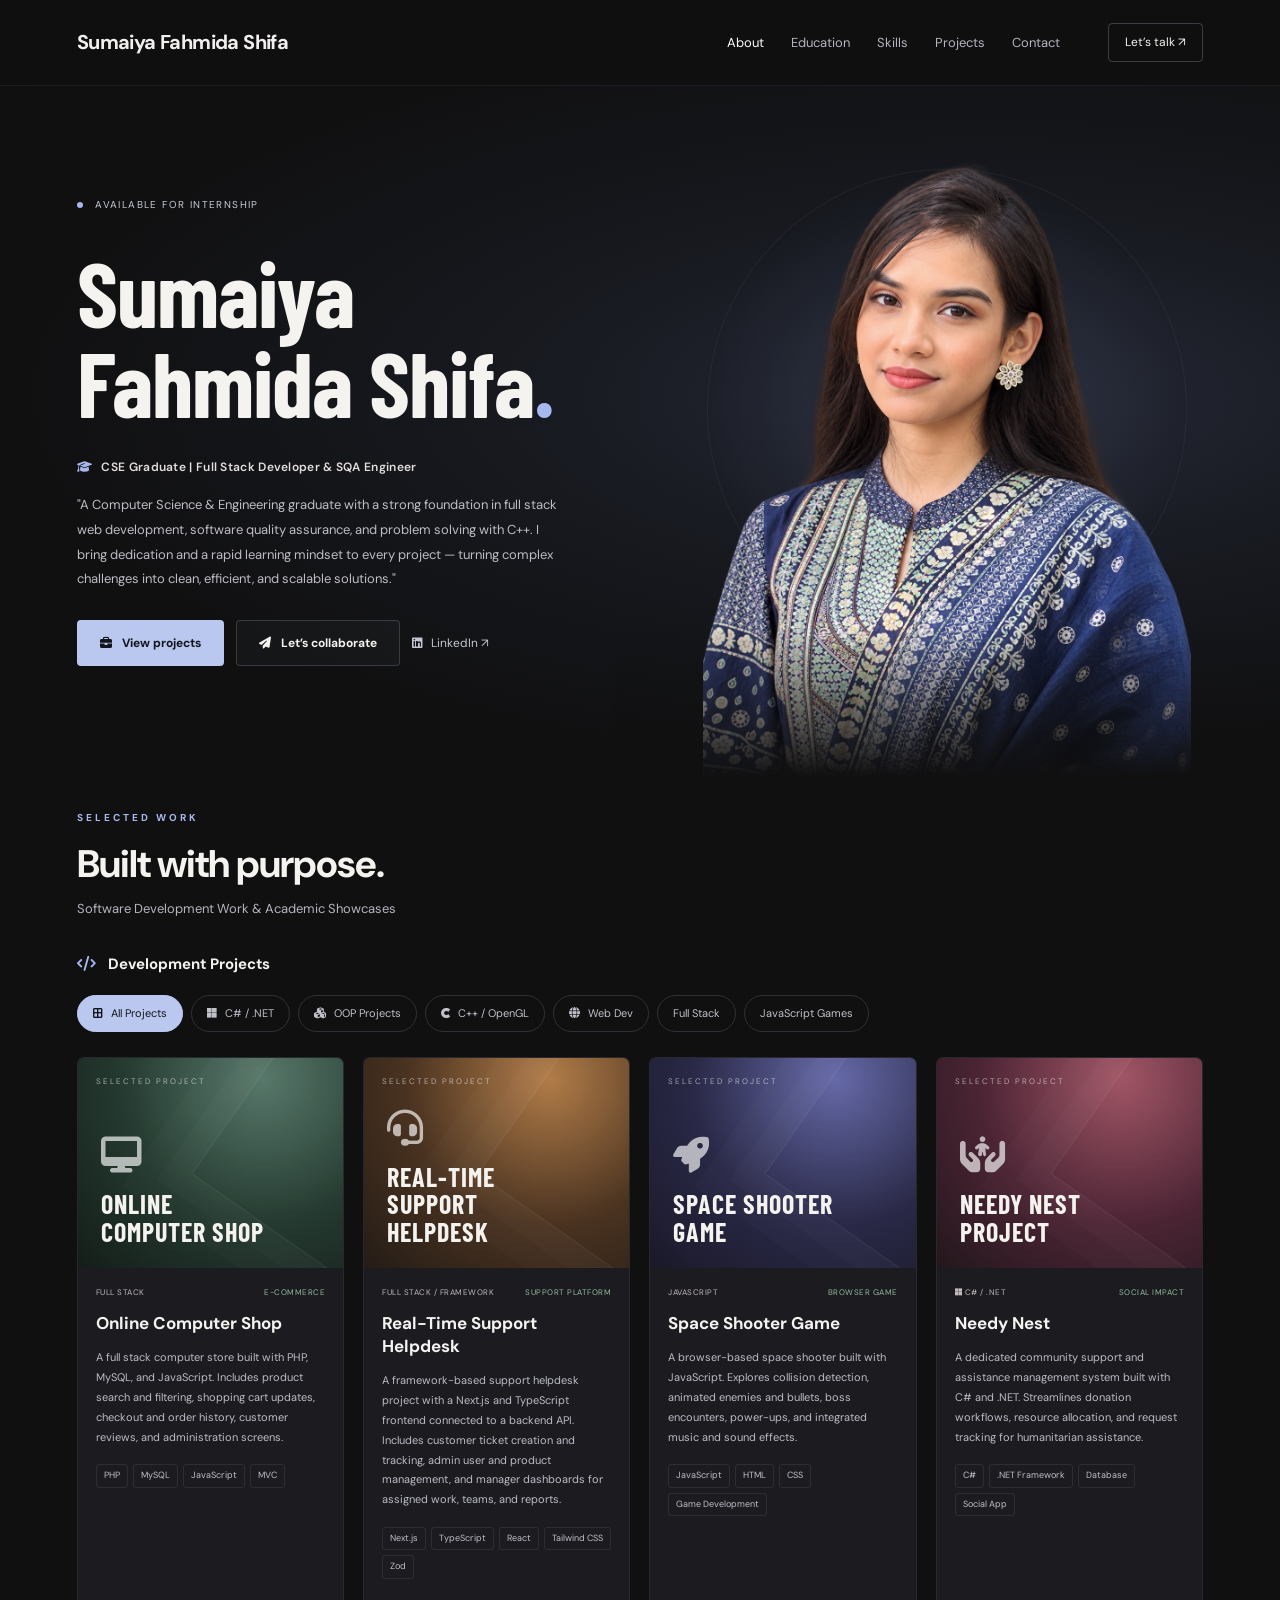
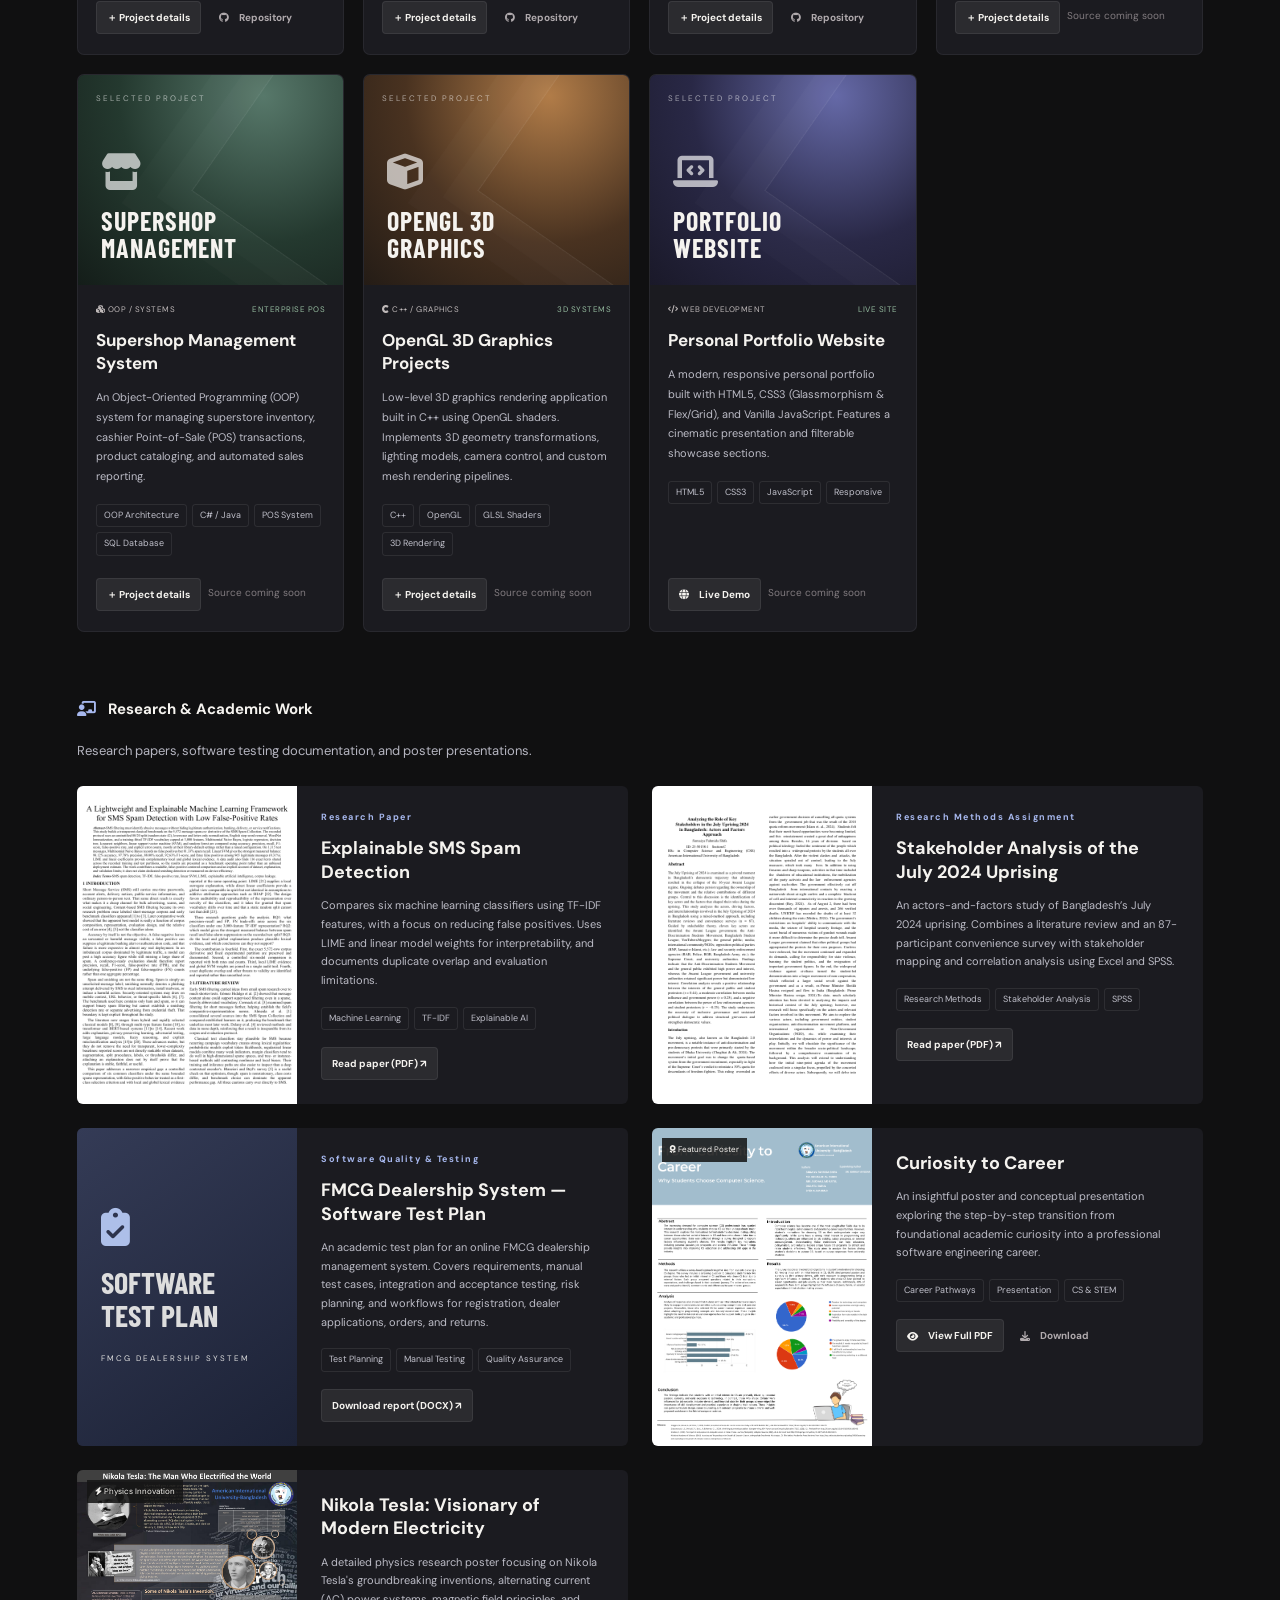
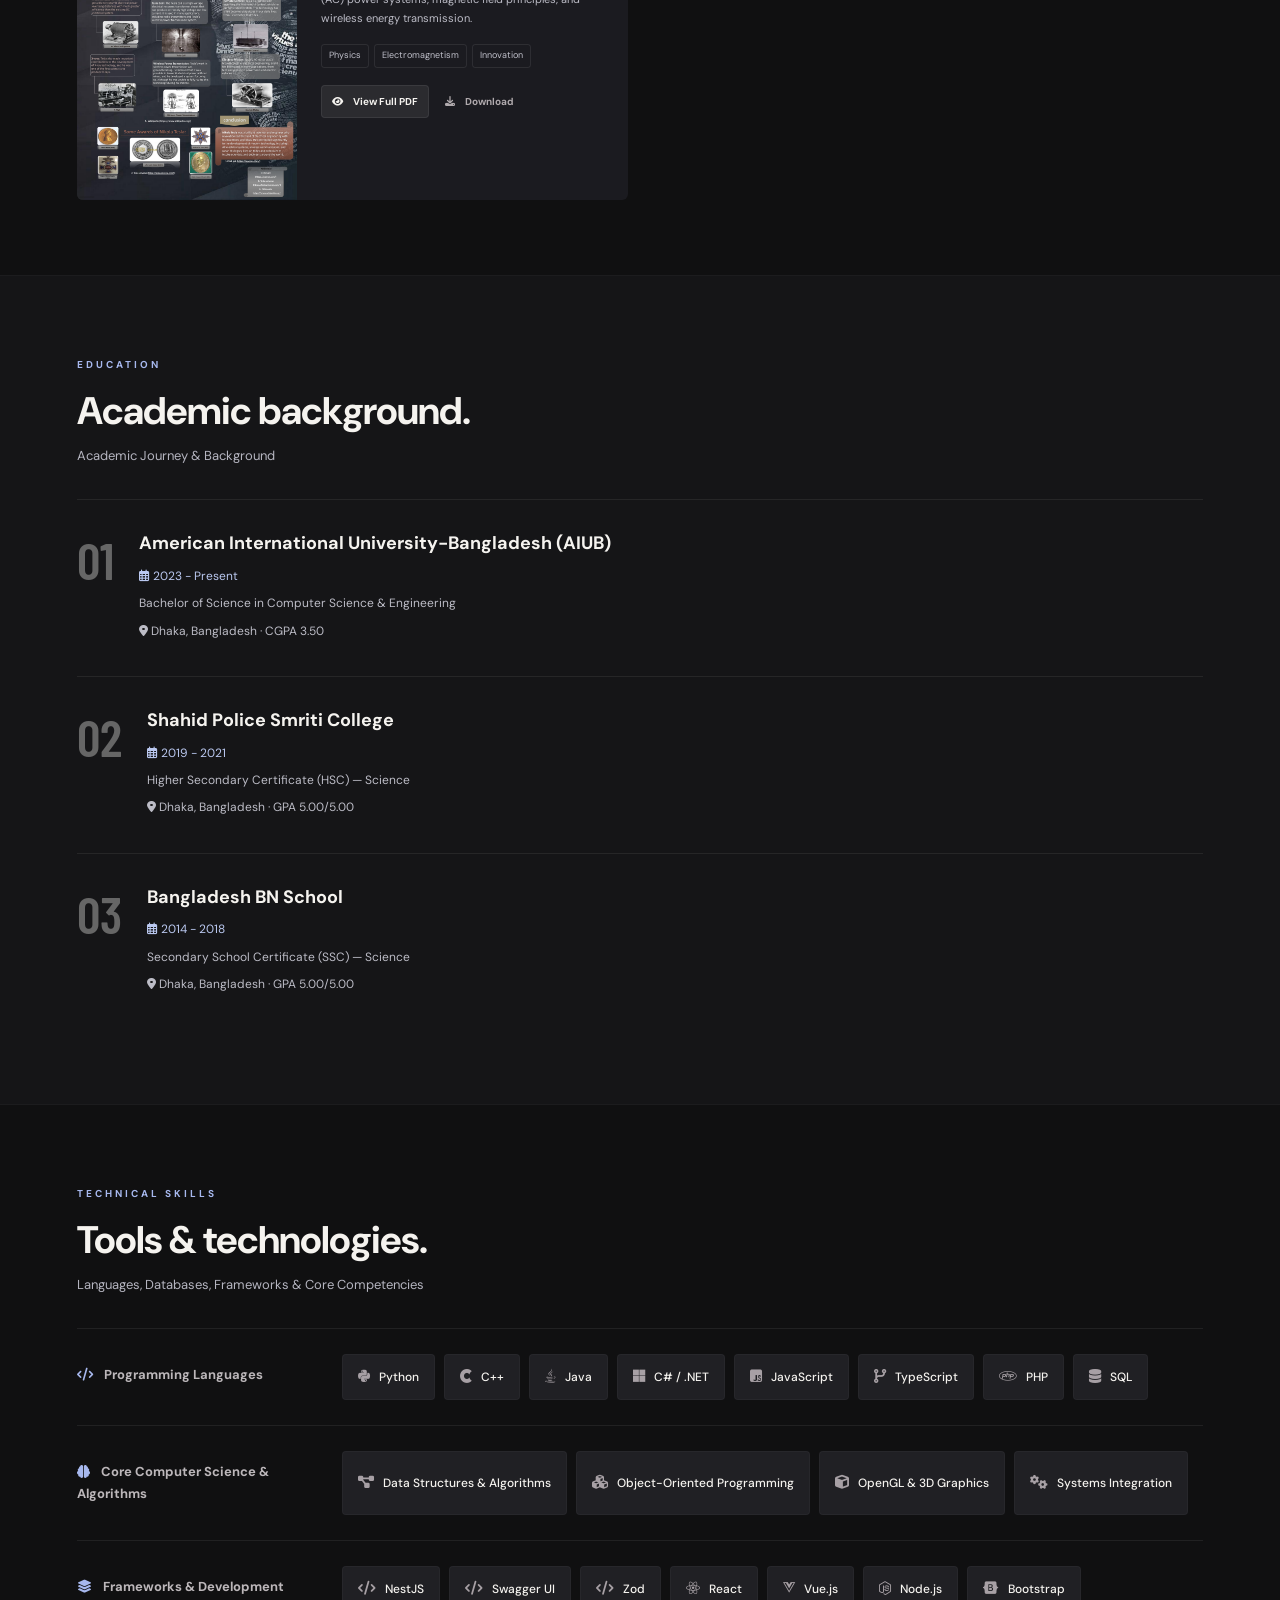
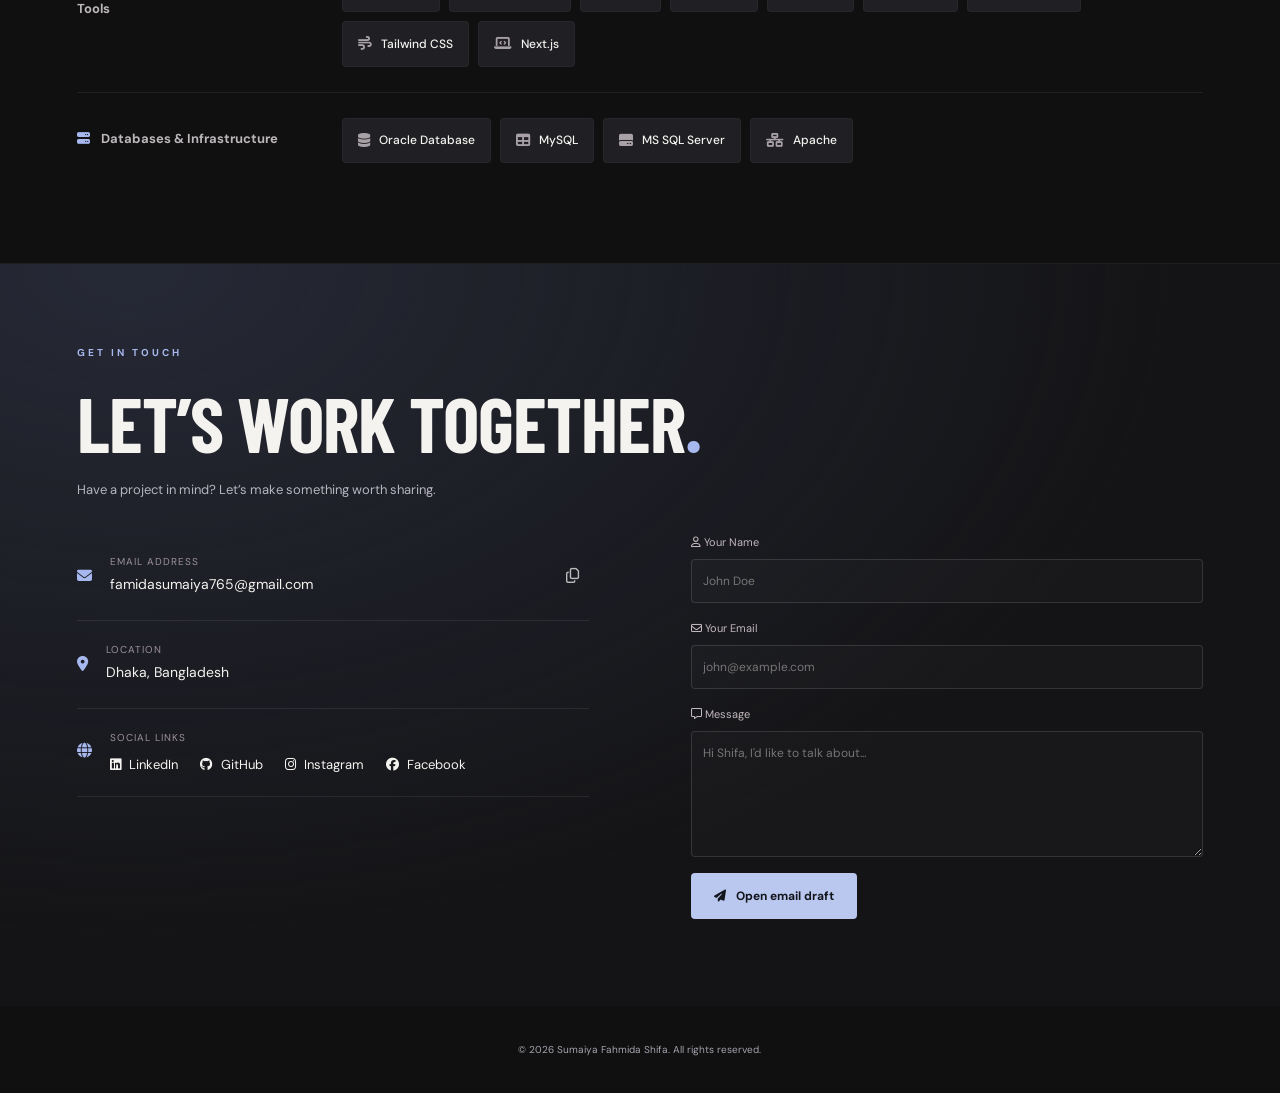
<file: index.html>
<!DOCTYPE html>
<html lang="en">
<head>
  <meta charset="UTF-8">
  <meta name="viewport" content="width=device-width, initial-scale=1.0">
  <title>Sumaiya Fahmida Shifa | Portfolio</title>
  <meta name="description" content="Portfolio of Sumaiya Fahmida Shifa, Computer Science & Engineering student at AIUB. Showcasing projects, posters, skills, education and contact details.">
  <meta name="author" content="Sumaiya Fahmida Shifa">
  <meta name="theme-color" content="#101011">
  <link rel="icon" type="image/svg+xml" href="favicon.svg">
  
  <!-- Font Awesome Icons -->
  <link rel="stylesheet" href="https://cdnjs.cloudflare.com/ajax/libs/font-awesome/6.4.0/css/all.min.css">
  
  <!-- Google Fonts: Poppins -->
  <link rel="preconnect" href="https://fonts.googleapis.com">
  <link rel="preconnect" href="https://fonts.gstatic.com" crossorigin>
  <link href="https://fonts.googleapis.com/css2?family=Poppins:ital,wght@0,300;0,400;0,500;0,600;0,700;1,400&display=swap" rel="stylesheet">
  
  <!-- Main CSS -->
  <link rel="stylesheet" href="style.css">
  

</head>
<body>
  <a class="skip-link" href="#projects">Skip to projects</a>

  <!-- Header / Navigation Bar -->
  <header class="header" id="header">
    <a href="#about" class="logo">Sumaiya Fahmida Shifa</a>
    
    <nav class="navbar" id="navbar">
      <ul>
        <li><a href="#about" class="nav-link active">About</a></li>
        <li><a href="#education" class="nav-link">Education</a></li>
        <li><a href="#skills" class="nav-link">Skills</a></li>
        <li><a href="#projects" class="nav-link">Projects</a></li>
        <li><a href="#contact" class="nav-link">Contact</a></li>
      </ul>
    </nav>
    
    <div class="header-actions">
<a class="nav-contact" href="#contact">Let’s talk ↗</a>
      <button aria-expanded="false" aria-controls="navbar" id="mobile-toggle" class="mobile-toggle-btn" aria-label="Toggle Menu">
        <i class="fas fa-bars"></i>
      </button>
    </div>
  </header>

  <main>
    <!-- About / Hero Section -->
    <section id="about" class="section about">
      <div class="container about-container">
        <div class="about-hero">
          <div class="profile-image-container">
            <div class="profile-glow"></div>
            <img src="portrait-shifa.png" alt="Sumaiya Fahmida Shifa" class="profile-pic" 
                 onerror="this.style.display='none'; this.nextElementSibling.style.display='flex';">
            <div class="profile-placeholder" style="display: none;">
              <i class="fas fa-user-circle"></i>
            </div>
          </div>
          
          <div class="about-text">
            <div class="pre-heading">
              <span class="status-badge"><span class="badge-dot"></span> Available for Internship</span>
            </div>
            <h1 class="professional-name"><span>Sumaiya</span><span>Fahmida Shifa<span class="red-dot">.</span></span></h1>
            <p class="role-title"><i class="fas fa-graduation-cap"></i> CSE Graduate | Full Stack Developer &amp; SQA Engineer</p>
            
            <div class="bio-quote">
              "A Computer Science &amp; Engineering graduate with a strong foundation in full stack web development, software quality assurance, and problem solving with C++. I bring dedication and a rapid learning mindset to every project — turning complex challenges into clean, efficient, and scalable solutions."
            </div>
            
            <div class="hero-actions">
              <a href="#projects" class="btn btn-primary"><i class="fas fa-briefcase"></i> View projects</a>
              <a href="#contact" class="btn btn-outline"><i class="fas fa-paper-plane"></i> Let’s collaborate</a>
              <a href="https://www.linkedin.com/in/sumaiya-fahmida-652580292" class="hero-linkedin" target="_blank" rel="noopener noreferrer" aria-label="Connect with Sumaiya on LinkedIn"><i class="fab fa-linkedin"></i> LinkedIn ↗</a>
            </div>
          </div>
        </div>
      </div>
    </section>

    <!-- Projects Section -->
    <section id="projects" class="section projects">
      <div class="container">
        <div class="section-title-wrap">
          <span class="eyebrow">SELECTED WORK</span><h2 class="section-title">Built with purpose.</h2>
          <p class="section-subtitle">Software Development Work &amp; Academic Showcases</p>
        </div>

        <!-- Development Projects Subsection -->
        <div class="activity-subsection dev-projects-section">
          <div class="activity-subtitle-group">
            <h3><i class="fas fa-code"></i> Development Projects</h3>
          </div>

          <!-- Category Filter Buttons -->
          <div class="filter-buttons">
            <button class="filter-btn active" data-filter="all">
              <i class="fas fa-border-all"></i> All Projects
            </button>
            <button class="filter-btn" data-filter="csharp">
              <i class="fab fa-microsoft"></i> C# / .NET
            </button>
            <button class="filter-btn" data-filter="oop">
              <i class="fas fa-cubes"></i> OOP Projects
            </button>
            <button class="filter-btn" data-filter="cpp">
              <i class="fab fa-cuttlefish"></i> C++ / OpenGL
            </button>
            <button class="filter-btn" data-filter="web">
              <i class="fas fa-globe"></i> Web Dev
            </button>
<button class="filter-btn" data-filter="fullstack">Full Stack</button><button class="filter-btn" data-filter="game">JavaScript Games</button>          </div>

          <!-- Project Grid -->
          <div class="project-grid" id="project-grid"><article class="project-card" data-category="fullstack"><div class="project-img-holder"><div class="project-img-placeholder"><i class="fas fa-desktop project-preview-icon"></i><span>Online Computer Shop</span></div></div><div class="project-card-header"><span class="project-category">Full Stack</span><span class="project-status">E-commerce</span></div><div class="project-body"><h3 class="project-title">Online Computer Shop</h3><p class="project-description">A full stack computer store built with PHP, MySQL, and JavaScript. Includes product search and filtering, shopping cart updates, checkout and order history, customer reviews, and administration screens.</p><div class="project-tags"><span class="tag">PHP</span><span class="tag">MySQL</span><span class="tag">JavaScript</span><span class="tag">MVC</span></div></div><div class="project-footer"><a href="#" class="btn btn-card-primary">Project details</a><a href="https://github.com/Jihan2413/Online-Computer-Shop" target="_blank" rel="noopener" class="btn btn-card-ghost repository-link"><i class="fab fa-github"></i> Repository</a></div></article><article class="project-card" data-category="fullstack"><div class="project-img-holder"><div class="project-img-placeholder"><i class="fas fa-headset project-preview-icon"></i><span>Real-Time Support Helpdesk</span></div></div><div class="project-card-header"><span class="project-category">Full Stack / Framework</span><span class="project-status">Support Platform</span></div><div class="project-body"><h3 class="project-title">Real-Time Support Helpdesk</h3><p class="project-description">A framework-based support helpdesk project with a Next.js and TypeScript frontend connected to a backend API. Includes customer ticket creation and tracking, admin user and product management, and manager dashboards for assigned work, teams, and reports.</p><div class="project-tags"><span class="tag">Next.js</span><span class="tag">TypeScript</span><span class="tag">React</span><span class="tag">Tailwind CSS</span><span class="tag">Zod</span></div></div><div class="project-footer"><a href="#" class="btn btn-card-primary">Project details</a><a href="https://github.com/NadiaSultanaSuchi/Real_Time_Support_Helpdesk_System_Frontend" target="_blank" rel="noopener" class="btn btn-card-ghost repository-link"><i class="fab fa-github"></i> Repository</a></div></article><article class="project-card" data-category="game"><div class="project-img-holder"><div class="project-img-placeholder"><i class="fas fa-rocket project-preview-icon"></i><span>Space Shooter Game</span></div></div><div class="project-card-header"><span class="project-category">JavaScript</span><span class="project-status">Browser Game</span></div><div class="project-body"><h3 class="project-title">Space Shooter Game</h3><p class="project-description">A browser-based space shooter built with JavaScript. Explores collision detection, animated enemies and bullets, boss encounters, power-ups, and integrated music and sound effects.</p><div class="project-tags"><span class="tag">JavaScript</span><span class="tag">HTML</span><span class="tag">CSS</span><span class="tag">Game Development</span></div></div><div class="project-footer"><a href="#" class="btn btn-card-primary">Project details</a><a href="https://github.com/Sumaiya-Shifa/Space-Shooter-Game" target="_blank" rel="noopener" class="btn btn-card-ghost repository-link"><i class="fab fa-github"></i> Repository</a></div></article>

            <!-- 1. Needy Nest (C# / .NET Project) -->
            <div class="project-card" data-category="csharp">
              <div class="project-img-holder">
                <div class="project-img-placeholder">
                  <i class="fas fa-hands-holding-child project-preview-icon"></i>
                  <span>Needy Nest Project</span>
                </div>
              </div>
              <div class="project-card-header">
                <span class="project-category"><i class="fab fa-microsoft"></i> C# / .NET</span>
                <span class="project-status">Social Impact</span>
              </div>
              <div class="project-body">
                <h3 class="project-title">Needy Nest</h3>
                <p class="project-description">
                  A dedicated community support and assistance management system built with C# and .NET. Streamlines donation workflows, resource allocation, and request tracking for humanitarian assistance.
                </p>
                <div class="project-tags">
                  <span class="tag">C#</span>
                  <span class="tag">.NET Framework</span>
                  <span class="tag">Database</span>
                  <span class="tag">Social App</span>
                </div>
              </div>
              <div class="project-footer">
                <a href="#" class="btn btn-card-primary"><i class="fas fa-external-link-alt"></i> View Project</a>
                <a href="#" class="btn btn-card-ghost"><i class="fab fa-github"></i> Repository</a>
              </div>
            </div>

            <!-- 2. Supershop Management System (OOP Project) -->
            <div class="project-card" data-category="oop">
              <div class="project-img-holder">
                <div class="project-img-placeholder">
                  <i class="fas fa-store project-preview-icon"></i>
                  <span>Supershop Management</span>
                </div>
              </div>
              <div class="project-card-header">
                <span class="project-category"><i class="fas fa-cubes"></i> OOP / Systems</span>
                <span class="project-status">Enterprise POS</span>
              </div>
              <div class="project-body">
                <h3 class="project-title">Supershop Management System</h3>
                <p class="project-description">
                  An Object-Oriented Programming (OOP) system for managing superstore inventory, cashier Point-of-Sale (POS) transactions, product cataloging, and automated sales reporting.
                </p>
                <div class="project-tags">
                  <span class="tag">OOP Architecture</span>
                  <span class="tag">C# / Java</span>
                  <span class="tag">POS System</span>
                  <span class="tag">SQL Database</span>
                </div>
              </div>
              <div class="project-footer">
                <a href="#" class="btn btn-card-primary"><i class="fas fa-external-link-alt"></i> View System</a>
                <a href="#" class="btn btn-card-ghost"><i class="fab fa-github"></i> Repository</a>
              </div>
            </div>

            <!-- 3. OpenGL 3D Graphics Project (C++) -->
            <div class="project-card" data-category="cpp">
              <div class="project-img-holder">
                <div class="project-img-placeholder">
                  <i class="fas fa-cube project-preview-icon"></i>
                  <span>OpenGL 3D Graphics</span>
                </div>
              </div>
              <div class="project-card-header">
                <span class="project-category"><i class="fab fa-cuttlefish"></i> C++ / Graphics</span>
                <span class="project-status">3D Systems</span>
              </div>
              <div class="project-body">
                <h3 class="project-title">OpenGL 3D Graphics Projects</h3>
                <p class="project-description">
                  Low-level 3D graphics rendering application built in C++ using OpenGL shaders. Implements 3D geometry transformations, lighting models, camera control, and custom mesh rendering pipelines.
                </p>
                <div class="project-tags">
                  <span class="tag">C++</span>
                  <span class="tag">OpenGL</span>
                  <span class="tag">GLSL Shaders</span>
                  <span class="tag">3D Rendering</span>
                </div>
              </div>
              <div class="project-footer">
                <a href="#" class="btn btn-card-primary"><i class="fas fa-external-link-alt"></i> View Graphics</a>
                <a href="#" class="btn btn-card-ghost"><i class="fab fa-github"></i> Repository</a>
              </div>
            </div>

            <!-- 4. Personal Portfolio Website -->
            <div class="project-card" data-category="web">
              <div class="project-img-holder">
                <div class="project-img-placeholder">
                  <i class="fas fa-laptop-code project-preview-icon"></i>
                  <span>Portfolio Website</span>
                </div>
              </div>
              <div class="project-card-header">
                <span class="project-category"><i class="fas fa-code"></i> Web Development</span>
                <span class="project-status">Live Site</span>
              </div>
              <div class="project-body">
                <h3 class="project-title">Personal Portfolio Website</h3>
                <p class="project-description">
                  A modern, responsive personal portfolio built with HTML5, CSS3 (Glassmorphism &amp; Flex/Grid), and Vanilla JavaScript. Features a cinematic presentation and filterable showcase sections.
                </p>
                <div class="project-tags">
                  <span class="tag">HTML5</span>
                  <span class="tag">CSS3</span>
                  <span class="tag">JavaScript</span>
                  <span class="tag">Responsive</span>
                </div>
              </div>
              <div class="project-footer">
                <a href="https://sumaiya-shifa.github.io/Sumaiya-Shifa/" target="_blank" rel="noopener" class="btn btn-card-primary"><i class="fas fa-globe"></i> Live Demo</a>
                <a href="#" class="btn btn-card-ghost"><i class="fab fa-github"></i> Repository</a>
              </div>
            </div>

          </div>
        </div>

        <!-- Poster Presentations Subsection -->
        <div class="activity-subsection" id="posters">
          <div class="activity-subtitle-group">
            <h3><i class="fas fa-chalkboard-teacher"></i> Research &amp; Academic Work</h3>
          </div>

          <p class="section-subtitle academic-intro">Research papers, software testing documentation, and poster presentations.</p><div class="poster-grid"><article class="poster-card research-card"><div class="poster-img-container"><img src="posters/sms-research.png" alt="First page of Explainable SMS Spam Detection" class="poster-screenshot" loading="lazy"></div><div class="poster-body"><p class="eyebrow">Research Paper</p><h3 class="poster-title">Explainable SMS Spam Detection</h3><p class="poster-desc">Compares six machine learning classifiers using TF-IDF features, with a focus on reducing false positives. Uses LIME and linear model weights for interpretability, and documents duplicate overlap and evaluation limitations.</p><div class="poster-tags"><span class="tag">Machine Learning</span><span class="tag">TF-IDF</span><span class="tag">Explainable AI</span></div><div class="poster-actions"><a href="sources/IEEE_SMS_Spam_Detection_FINAL.pdf" target="_blank" rel="noopener" class="btn btn-card-primary">Read paper (PDF) ↗</a></div></div></article><article class="poster-card research-card"><div class="poster-img-container"><img src="posters/stakeholder-research.png" alt="First page of Stakeholder Analysis of the July 2024 Uprising" class="poster-screenshot" loading="lazy"></div><div class="poster-body"><p class="eyebrow">Research Methods Assignment</p><h3 class="poster-title">Stakeholder Analysis of the July 2024 Uprising</h3><p class="poster-desc">An actors-and-factors study of Bangladesh’s July 2024 uprising. Combines a literature review and an 87-participant convenience survey with stakeholder mapping and correlation analysis using Excel and SPSS.</p><div class="poster-tags"><span class="tag">Research Methods</span><span class="tag">Stakeholder Analysis</span><span class="tag">SPSS</span></div><div class="poster-actions"><a href="sources/RM%20ASSIGNMENT_%20sec%20C_23-50138-1%20%281%29.pdf" target="_blank" rel="noopener" class="btn btn-card-primary">Read paper (PDF) ↗</a></div></div></article><article class="poster-card research-card"><div class="poster-img-container"><div class="report-cover"><i class="fas fa-clipboard-check"></i><span>SOFTWARE<br>TEST PLAN</span><small>FMCG DEALERSHIP SYSTEM</small></div></div><div class="poster-body"><p class="eyebrow">Software Quality & Testing</p><h3 class="poster-title">FMCG Dealership System — Software Test Plan</h3><p class="poster-desc">An academic test plan for an online FMCG dealership management system. Covers requirements, manual test cases, integration and acceptance testing, risk planning, and workflows for registration, dealer applications, orders, and returns.</p><div class="poster-tags"><span class="tag">Test Planning</span><span class="tag">Manual Testing</span><span class="tag">Quality Assurance</span></div><div class="poster-actions"><a href="sources/SQT_Final_Project.docx" download class="btn btn-card-primary">Download report (DOCX) ↗</a></div></div></article>

            <!-- Poster 1: Curiosity to Career -->
            <div class="poster-card glass-crystal-card">
              <div class="poster-img-container crystal-frame">
                <div class="crystal-sheen"></div>
                <div class="poster-badge"><i class="fas fa-award"></i> Featured Poster</div>
                <img src="posters/cs-poster.png" alt="Curiosity to Career Poster Screenshot" class="poster-screenshot" loading="lazy">
              </div>
              <div class="poster-body">
                <h3 class="poster-title">Curiosity to Career</h3>
                <p class="poster-desc">
                  An insightful poster and conceptual presentation exploring the step-by-step transition from foundational academic curiosity into a professional software engineering career.
                </p>
                <div class="poster-tags">
                  <span class="tag">Career Pathways</span>
                  <span class="tag">Presentation</span>
                  <span class="tag">CS &amp; STEM</span>
                </div>
                <div class="poster-actions">
                  <a href="posters/cs-poster.pdf" target="_blank" rel="noopener" class="btn btn-card-primary"><i class="fas fa-eye"></i> View Full PDF</a>
                  <a href="posters/cs-poster.pdf" download="cs-poster.pdf" class="btn btn-card-ghost"><i class="fas fa-download"></i> Download</a>
                </div>
              </div>
            </div>

            <!-- Poster 2: Nikola Tesla -->
            <div class="poster-card glass-crystal-card">
              <div class="poster-img-container crystal-frame">
                <div class="crystal-sheen"></div>
                <div class="poster-badge"><i class="fas fa-bolt"></i> Physics Innovation</div>
                <img src="posters/physics-poster.png" alt="Nikola Tesla Poster Screenshot" class="poster-screenshot" loading="lazy">
              </div>
              <div class="poster-body">
                <h3 class="poster-title">Nikola Tesla: Visionary of Modern Electricity</h3>
                <p class="poster-desc">
                  A detailed physics research poster focusing on Nikola Tesla's groundbreaking inventions, alternating current (AC) power systems, magnetic field principles, and wireless energy transmission.
                </p>
                <div class="poster-tags">
                  <span class="tag">Physics</span>
                  <span class="tag">Electromagnetism</span>
                  <span class="tag">Innovation</span>
                </div>
                <div class="poster-actions">
                  <a href="posters/physics-poster.pdf" target="_blank" rel="noopener" class="btn btn-card-primary"><i class="fas fa-eye"></i> View Full PDF</a>
                  <a href="posters/physics-poster.pdf" download="physics-poster.pdf" class="btn btn-card-ghost"><i class="fas fa-download"></i> Download</a>
                </div>
              </div>
            </div>

          </div>
        </div>

      </div>
    </section>



    <!-- Education Section -->
    <section id="education" class="section education">
      <div class="container">
        <div class="section-title-wrap">
          <span class="eyebrow">EDUCATION</span><h2 class="section-title">Academic background.</h2>
          <p class="section-subtitle">Academic Journey &amp; Background</p>
        </div>
        
        <div class="education-timeline">
          <div class="education-item">
            <div class="education-icon"><i class="fas fa-university"></i></div>
            <div class="education-content">
              <h3>American International University-Bangladesh (AIUB)</h3>
              <p class="education-duration"><i class="far fa-calendar-alt"></i> 2023 - Present</p>
              <p class="education-details">Bachelor of Science in Computer Science &amp; Engineering</p>
              <p class="education-status"><i class="fas fa-map-marker-alt"></i> Dhaka, Bangladesh · CGPA 3.50</p>
            </div>
          </div>
          
          <div class="education-item">
            <div class="education-icon"><i class="fas fa-school"></i></div>
            <div class="education-content">
              <h3>Shahid Police Smriti College</h3>
              <p class="education-duration"><i class="far fa-calendar-alt"></i> 2019 - 2021</p>
              <p class="education-details">Higher Secondary Certificate (HSC) — Science</p>
              <p class="education-status"><i class="fas fa-map-marker-alt"></i> Dhaka, Bangladesh · GPA 5.00/5.00</p>
            </div>
          </div>
          
          <div class="education-item">
            <div class="education-icon"><i class="fas fa-book-reader"></i></div>
            <div class="education-content">
              <h3>Bangladesh BN School</h3>
              <p class="education-duration"><i class="far fa-calendar-alt"></i> 2014 - 2018</p>
              <p class="education-details">Secondary School Certificate (SSC) — Science</p>
              <p class="education-status"><i class="fas fa-map-marker-alt"></i> Dhaka, Bangladesh · GPA 5.00/5.00</p>
            </div>
          </div>
        </div>
      </div>
    </section>

    <!-- Skills & Tech Stack Section -->
    <section id="skills" class="section skills">
      <div class="container">
        <div class="section-title-wrap">
          <span class="eyebrow">TECHNICAL SKILLS</span><h2 class="section-title">Tools &amp; technologies.</h2>
          <p class="section-subtitle">Languages, Databases, Frameworks &amp; Core Competencies</p>
        </div>
        
        <!-- Programming Languages Category -->
        <div class="skills-category">
          <h3 class="category-title"><i class="fas fa-code"></i> Programming Languages</h3>
          <div class="skills-grid"><div class="skill-card"><div class="skill-icon"><i class="fab fa-python"></i></div><h3>Python</h3></div>
            <div class="skill-card">
              <div class="skill-icon"><i class="fab fa-cuttlefish"></i></div>
              <h3>C++</h3>
            </div>
            
            <div class="skill-card">
              <div class="skill-icon"><i class="fab fa-java"></i></div>
              <h3>Java</h3>
            </div>

            <div class="skill-card">
              <div class="skill-icon"><i class="fab fa-microsoft"></i></div>
              <h3>C# / .NET</h3>
            </div>
            
            <div class="skill-card">
              <div class="skill-icon"><i class="fab fa-js-square"></i></div>
              <h3>JavaScript</h3>
            </div>
            
            <div class="skill-card">
              <div class="skill-icon"><i class="fas fa-code-branch"></i></div>
              <h3>TypeScript</h3>
            </div>

            <div class="skill-card">
              <div class="skill-icon"><i class="fab fa-php"></i></div>
              <h3>PHP</h3>
            </div>

            <div class="skill-card">
              <div class="skill-icon"><i class="fas fa-database"></i></div>
              <h3>SQL</h3>
            </div>
          </div>
        </div>

        <!-- Core Computer Science & Fundamentals Category -->
        <div class="skills-category">
          <h3 class="category-title"><i class="fas fa-brain"></i> Core Computer Science &amp; Algorithms</h3>
          <div class="skills-grid">
            <div class="skill-card">
              <div class="skill-icon"><i class="fas fa-project-diagram"></i></div>
              <h3>Data Structures &amp; Algorithms</h3>
            </div>

            <div class="skill-card">
              <div class="skill-icon"><i class="fas fa-cubes"></i></div>
              <h3>Object-Oriented Programming</h3>
            </div>

            <div class="skill-card">
              <div class="skill-icon"><i class="fas fa-cube"></i></div>
              <h3>OpenGL &amp; 3D Graphics</h3>
            </div>

            <div class="skill-card">
              <div class="skill-icon"><i class="fas fa-cogs"></i></div>
              <h3>Systems Integration</h3>
            </div>
          </div>
        </div>

        <!-- Frameworks & Core Concepts Category -->
        <div class="skills-category">
          <h3 class="category-title"><i class="fas fa-layer-group"></i> Frameworks &amp; Development Tools</h3>
          <div class="skills-grid"><div class="skill-card"><div class="skill-icon"><i class="fas fa-code"></i></div><h3>NestJS</h3></div><div class="skill-card"><div class="skill-icon"><i class="fas fa-code"></i></div><h3>Swagger UI</h3></div><div class="skill-card"><div class="skill-icon"><i class="fas fa-code"></i></div><h3>Zod</h3></div>
            <div class="skill-card">
              <div class="skill-icon"><i class="fab fa-react"></i></div>
              <h3>React</h3>
            </div>

            <div class="skill-card">
              <div class="skill-icon"><i class="fab fa-vuejs"></i></div>
              <h3>Vue.js</h3>
            </div>

            <div class="skill-card">
              <div class="skill-icon"><i class="fab fa-node-js"></i></div>
              <h3>Node.js</h3>
            </div>

            <div class="skill-card">
              <div class="skill-icon"><i class="fab fa-bootstrap"></i></div>
              <h3>Bootstrap</h3>
            </div>

            <div class="skill-card">
              <div class="skill-icon"><i class="fas fa-wind"></i></div>
              <h3>Tailwind CSS</h3>
            </div>

            <div class="skill-card">
              <div class="skill-icon"><i class="fas fa-laptop-code"></i></div>
              <h3>Next.js</h3>
            </div>
          </div>
        </div>

        <!-- Databases & Systems Category -->
        <div class="skills-category">
          <h3 class="category-title"><i class="fas fa-server"></i> Databases &amp; Infrastructure</h3>
          <div class="skills-grid">
            <div class="skill-card">
              <div class="skill-icon"><i class="fas fa-database"></i></div>
              <h3>Oracle Database</h3>
            </div>
            
            <div class="skill-card">
              <div class="skill-icon"><i class="fas fa-table"></i></div>
              <h3>MySQL</h3>
            </div>

            <div class="skill-card">
              <div class="skill-icon"><i class="fas fa-hard-drive"></i></div>
              <h3>MS SQL Server</h3>
            </div>

            <div class="skill-card">
              <div class="skill-icon"><i class="fas fa-network-wired"></i></div>
              <h3>Apache</h3>
            </div>
          </div>
        </div>

      </div>
    </section>

    <!-- Contact Section -->
    <section id="contact" class="section contact">
      <div class="container">
        <div class="section-title-wrap">
          <span class="eyebrow">GET IN TOUCH</span><h2 class="section-title">Let’s work together<span class="red-dot">.</span></h2>
          <p class="section-subtitle">Have a project in mind? Let’s make something worth sharing.</p>
        </div>

        <div class="contact-wrapper">
          <div class="contact-info-cards">
            <div class="contact-card">
              <div class="contact-icon"><i class="fas fa-envelope"></i></div>
              <div class="contact-details">
                <h4>Email Address</h4>
                <p><a href="mailto:famidasumaiya765@gmail.com">famidasumaiya765@gmail.com</a></p>
              </div>
              <button class="copy-btn" data-copy="famidasumaiya765@gmail.com" title="Copy Email">
                <i class="far fa-copy"></i>
              </button>
            </div>

            <div class="contact-card">
              <div class="contact-icon"><i class="fas fa-map-marker-alt"></i></div>
              <div class="contact-details">
                <h4>Location</h4>
                <p>Dhaka, Bangladesh</p>
              </div>
            </div>

            <div class="contact-card">
              <div class="contact-icon"><i class="fas fa-globe"></i></div>
              <div class="contact-details">
                <h4>Social Links</h4>
                <div class="social-links-row">
                  <a href="https://www.linkedin.com/in/sumaiya-fahmida-652580292" target="_blank" rel="noopener noreferrer" aria-label="LinkedIn"><i class="fab fa-linkedin"></i> LinkedIn</a>
                  <a href="https://github.com/sumaiya-shifa" target="_blank" rel="noopener" aria-label="GitHub"><i class="fab fa-github"></i> GitHub</a>
                  <a href="https://www.instagram.com/shifa18649/" target="_blank" rel="noopener noreferrer" aria-label="Instagram"><i class="fab fa-instagram"></i> Instagram</a>
                  <a href="https://www.facebook.com/share/19d9yFRNbc/?mibextid=wwXIfr" target="_blank" rel="noopener noreferrer" aria-label="Facebook"><i class="fab fa-facebook"></i> Facebook</a>
                </div>
              </div>
            </div>
          </div>

          <!-- Contact Form -->
          <form class="contact-form" id="contact-form">
            <div class="form-group">
              <label for="name"><i class="far fa-user"></i> Your Name</label>
              <input type="text" id="name" name="name" placeholder="John Doe" required />
            </div>
            
            <div class="form-group">
              <label for="email"><i class="far fa-envelope"></i> Your Email</label>
              <input type="email" id="email" name="email" placeholder="john@example.com" required />
            </div>
            
            <div class="form-group">
              <label for="message"><i class="far fa-comment-alt"></i> Message</label>
              <textarea id="message" name="message" rows="5" placeholder="Hi Shifa, I'd like to talk about..." required></textarea>
            </div>
            
            <button type="submit" class="btn btn-primary btn-submit">
              <i class="fas fa-paper-plane"></i> Open email draft
            </button>
            <p id="form-status" class="form-status" role="status"></p>
          </form>
        </div>
      </div>
    </section>
  </main>

  <footer class="footer">
    <div class="container footer-content">
      <p>&copy; <span id="current-year">2026</span> Sumaiya Fahmida Shifa. All rights reserved.</p>
    </div>
  </footer>

  <script src="main.js"></script>
</body>
</html>
</file>
<file: style.css>
@import url('https://fonts.googleapis.com/css2?family=Barlow+Condensed:wght@600;700;800;900&family=DM+Sans:wght@400;500;600;700&display=swap');
:root{color-scheme:dark;--bg:#101011;--panel:#1b1b1d;--text:#f5f3ef;--muted:#aaa8a8;--accent-color:#e83b42;--secondary-accent:#ff7c81}*{box-sizing:border-box}html{scroll-behavior:smooth;scroll-padding-top:95px}body{margin:0;background:var(--bg);color:var(--text);font-family:'DM Sans',sans-serif;font-size:15px;line-height:1.7}a{color:inherit;text-decoration:none}button,input,textarea{font:inherit}button,a,input,textarea{ -webkit-tap-highlight-color:transparent}button{cursor:pointer}a:focus-visible,button:focus-visible,input:focus-visible,textarea:focus-visible{outline:2px solid #ff656b;outline-offset:5px}button{color:inherit}img{max-width:100%;display:block}.container{width:88%;max-width:1400px;margin:auto}.header{height:86px;padding:0 6%;display:flex;align-items:center;gap:48px;background:linear-gradient(#101011f5,#101011e5);position:sticky;top:0;z-index:30;border-bottom:1px solid #ffffff0c;backdrop-filter:blur(16px)}.logo{font-family:'Barlow Condensed',sans-serif;font-size:31px;font-weight:800;letter-spacing:1px;color:#ed4149;white-space:nowrap}.logo span{font:10px 'DM Sans',sans-serif;letter-spacing:2px;color:#b9b4b4;vertical-align:middle}.navbar{margin-left:auto}.navbar ul{display:flex;gap:27px;list-style:none;padding:0;margin:0}.nav-link{font-size:13px;color:#aaa}.nav-link:hover,.nav-link.active{color:white}.header-actions{display:flex;align-items:center;gap:15px}.nav-contact{font-size:12px;border:1px solid #565052;padding:8px 16px;border-radius:4px}.mobile-toggle-btn{display:none;background:none;border:0;font-size:22px}.section{padding:75px 0}.about{position:relative;padding:0;min-height:690px;overflow:hidden}.about-container{width:100%;max-width:none}.about-hero{min-height:690px;display:flex;align-items:center}.profile-image-container{position:absolute;inset:0 0 0 43%;overflow:hidden}.profile-image-container:after{content:'';position:absolute;inset:0;background:linear-gradient(90deg,#101011 0%,#10101155 40%,#10101110 70%),linear-gradient(0deg,#101011 0%,transparent 40%,#10101115)}.profile-pic{height:100%;width:100%;object-fit:cover;object-position:center 33%;filter:saturate(.65) brightness(.7)}.about-text{position:relative;z-index:2;padding:65px 0 70px;margin-left:6%;width:53%;max-width:760px}.status-badge{font-size:10px;letter-spacing:1.4px;text-transform:uppercase;color:#ccc}.badge-dot{display:inline-block;width:6px;height:6px;background:#7ac598;border-radius:50%;margin-right:8px}.about h1{margin:30px 0 24px;line-height:.85}.hero-kicker{display:block;font-size:10px;letter-spacing:4px;line-height:1.5;margin-bottom:20px;font-weight:500}.hero-name{display:block;font-family:'Barlow Condensed',Impact,sans-serif;font-size:clamp(100px,12vw,180px);font-weight:800;letter-spacing:3px}.hero-series{display:block;font-family:'Barlow Condensed',Impact,sans-serif;font-size:clamp(45px,5.6vw,80px);letter-spacing:9px;margin-top:14px}.red-dot{color:#ec424b}.role-title{font-size:12px;font-weight:600;letter-spacing:.3px;margin:30px 0 16px;color:#e5dede}.role-title i{color:#ed4149;margin-right:6px}.bio-quote{max-width:530px;font-size:13px;line-height:1.9;color:#b8b3b4}.hero-actions{display:flex;gap:12px;flex-wrap:wrap;margin-top:28px}.btn{display:inline-flex;align-items:center;justify-content:center;gap:10px;padding:12px 22px;border-radius:4px;font-size:12px;font-weight:700;border:1px solid transparent;transition:background .2s,transform .2s}.btn:hover{transform:translateY(-2px)}.btn-primary{background:#f3f1ed;color:#161616}.btn-outline{background:#ffffff14;border-color:#ffffff25}.section-title-wrap{margin-bottom:32px}.eyebrow{font-size:10px;letter-spacing:3px;color:#ee5158;font-weight:700}.section-title{font-size:clamp(26px,3vw,42px);line-height:1.2;letter-spacing:-1px;margin:11px 0}.section-subtitle{font-size:13px;color:var(--muted);margin:0}.projects{padding-top:28px}.activity-subtitle-group h3{font-size:15px;margin:25px 0 18px}.activity-subtitle-group i{color:#e94b53;margin-right:8px}.filter-buttons{display:flex;gap:8px;flex-wrap:wrap;margin-bottom:25px}.filter-btn{background:transparent;border:1px solid #38383a;padding:8px 15px;border-radius:30px;font-size:11px;color:#b5b3b4}.filter-btn.active{background:#eeeae7;color:#171719;border-color:#eeeae7}.filter-btn i{margin-right:5px}.project-grid{display:grid;grid-template-columns:repeat(4,minmax(0,1fr));gap:19px}.project-card{background:#19191c;border:1px solid #ffffff0c;border-radius:7px;overflow:hidden;display:flex;flex-direction:column;transition:transform .25s,border-color .25s}.project-card:hover{transform:translateY(-6px);border-color:#ffffff35}.project-card.hidden{display:none}.project-img-holder{height:210px;position:relative;background:radial-gradient(ellipse at 70% 10%,#57786a,#24392f 55%,#141d19);overflow:hidden}.project-card:nth-child(2) .project-img-holder{background:radial-gradient(ellipse at 70% 10%,#b17c48,#493220 55%,#241c16)}.project-card:nth-child(3) .project-img-holder{background:radial-gradient(ellipse at 70% 10%,#6569a7,#292846 55%,#1a1929)}.project-card:nth-child(4) .project-img-holder{background:radial-gradient(ellipse at 70% 10%,#a05565,#4b2434 55%,#23171c)}.project-img-holder:before{content:'SHIFA ORIGINAL';position:absolute;top:17px;left:18px;font-size:8px;letter-spacing:2px;color:#ffffff90}.project-img-holder:after{content:'';position:absolute;width:200px;height:200px;border:1px solid #ffffff15;transform:rotate(35deg);top:-10px;right:-90px;box-shadow:0 0 0 25px #ffffff04,0 0 0 50px #ffffff04}.project-img-placeholder{height:100%;display:flex;flex-direction:column;justify-content:flex-end;align-items:flex-start;padding:23px;gap:17px}.project-preview-icon{font-size:36px;color:#ffffffa8}.project-img-placeholder span{font:700 26px/1.05 'Barlow Condensed',sans-serif;max-width:170px;text-transform:uppercase;letter-spacing:1px}.project-card-header{padding:18px 18px 0;display:flex;justify-content:space-between;gap:8px;font-size:8px;text-transform:uppercase;letter-spacing:.5px;color:#c0baba}.project-status{color:#95bb9f}.project-body{padding:0 18px;flex:1}.project-title{font-size:17px;line-height:1.35;margin:13px 0}.project-description{font-size:11px;line-height:1.8;color:#aaa5a7}.project-tags,.poster-tags{display:flex;gap:5px;flex-wrap:wrap;margin:17px 0}.tag{font-size:9px;border:1px solid #ffffff15;padding:3px 7px;border-radius:3px;color:#b8b4b7}.project-footer{padding:5px 18px 20px;display:flex;gap:7px;flex-wrap:wrap}.btn-card-primary,.btn-card-ghost{font-size:10px;padding:7px 10px}.btn-card-primary{background:#ffffff12;border:1px solid #ffffff12}.btn-card-ghost{color:#b0aaad}.unavailable{font-size:10px;color:#817b7f;padding:6px 0}.activity-subsection+#posters{margin-top:65px}.poster-grid{display:grid;grid-template-columns:1fr 1fr;gap:24px}.poster-card{display:grid;grid-template-columns:40% 60%;background:#19191c;border-radius:6px;overflow:hidden}.poster-img-container{position:relative;background:#222;min-height:270px}.poster-screenshot{width:100%;height:100%;object-fit:cover;object-position:top}.poster-badge{position:absolute;left:10px;top:10px;padding:5px 8px;background:#151515dc;font-size:8px}.poster-body{padding:24px}.poster-title{font-size:18px;line-height:1.3;margin:0 0 12px}.poster-desc{font-size:11px;color:#aaa}.poster-actions{display:flex;flex-wrap:wrap;gap:5px}.education{background:#151517;border-top:1px solid #ffffff08;border-bottom:1px solid #ffffff08}.education-timeline{counter-reset:episode}.education-item{display:flex;gap:25px;border-top:1px solid #ffffff12;padding:28px 0;counter-increment:episode}.education-icon{font:600 52px 'Barlow Condensed',sans-serif;color:#666}.education-icon i{display:none}.education-icon:before{content:'0' counter(episode)}.education-content h3{font-size:18px;margin:0}.education-content p{font-size:12px;color:#aaa;margin:7px 0}.education-duration{color:#d8a3a7!important}.skills-category{display:grid;grid-template-columns:230px 1fr;gap:35px;padding:25px 0;border-top:1px solid #ffffff12}.category-title{font-size:13px;margin:10px 0;color:#bcb7ba}.category-title i{color:#dd505a;margin-right:8px}.skills-grid{display:flex;flex-wrap:wrap;gap:9px}.skill-card{display:flex;align-items:center;gap:9px;background:#1e1e21;border:1px solid #ffffff08;padding:10px 15px;border-radius:4px}.skill-card h3{font-size:12px;font-weight:500;margin:0}.skill-icon{color:#a7a0a5;font-size:14px}.contact{background:radial-gradient(ellipse at 10% 0%,#35181e,transparent 60%),#161315;border-top:1px solid #ffffff0c}.contact .section-title{font:700 clamp(44px,6vw,80px) 'Barlow Condensed',sans-serif;text-transform:uppercase}.contact-wrapper{display:grid;grid-template-columns:1fr 1fr;gap:9%}.contact-card{display:flex;gap:18px;align-items:center;padding:20px 0;border-bottom:1px solid #ffffff14}.contact-icon{color:#d85460}.contact-details{min-width:0}.contact-details h4{font-size:10px;color:#9c9298;font-weight:400;letter-spacing:1px;text-transform:uppercase;margin:0}.contact-details p{font-size:14px;margin:3px 0;overflow-wrap:anywhere}.copy-btn{margin-left:auto;background:none;border:0;color:#bbb;padding:10px}.social-links-row{font-size:13px;margin-top:8px}.form-group{margin-bottom:16px}.form-group label{display:block;font-size:11px;margin-bottom:7px;color:#c1b7bc}input,textarea{display:block;width:100%;background:#ffffff05;border:1px solid #ffffff20;border-radius:4px;padding:11px;color:#eee;font-size:12px}textarea{resize:vertical}.btn-submit{background:#d83742;color:white}.form-status{font-size:12px;color:#bdb0b6}.footer{padding:25px 0;color:#8c858a;font-size:10px}.footer-content{display:flex;justify-content:space-between;gap:20px}.skip-link{position:fixed;top:-60px;left:20px;z-index:99;background:white;color:black;padding:10px}.skip-link:focus{top:10px}dialog{background:#1c1c20;color:#eee;border:1px solid #555;border-radius:10px;max-width:600px;width:90%;padding:35px}dialog::backdrop{background:#000b;backdrop-filter:blur(6px)}dialog h2{font-size:28px}dialog p{color:#bbb}dialog button{background:#eee;color:#111;border:0;padding:10px 20px;border-radius:4px}.dialog-close{float:right}body:has(dialog[open]){overflow:hidden}
@media(min-width:1600px){.about-text{margin-left:max(6%,calc((100vw - 1400px)/2))}}@media(max-width:1100px){.header{gap:20px}.logo span{display:none}.navbar ul{gap:18px}.project-grid{grid-template-columns:repeat(2,minmax(0,1fr))}.project-img-holder{height:240px}.poster-card{grid-template-columns:1fr}.poster-img-container{height:260px}.poster-screenshot{object-fit:contain}.about-text{width:65%}.skills-category{grid-template-columns:190px 1fr}}@media(max-width:650px){.header{height:70px}.header-actions{margin-left:auto}.nav-contact{font-size:10px;padding:6px 10px}.mobile-toggle-btn{display:block}.navbar{display:none;position:absolute;top:70px;left:0;right:0;background:#18181b;padding:20px 6%;border-bottom:1px solid #444}.navbar.active{display:block}.navbar ul{display:flex;flex-direction:column;gap:16px}.section{padding:48px 0}.about{padding:0}.about-hero{min-height:760px;align-items:flex-end}.profile-image-container{inset:0 0 180px 0}.profile-image-container:after{background:linear-gradient(0deg,#101011 0%,#10101155 50%,#10101122)}.profile-pic{object-position:center 25%}.about-text{width:88%;padding:260px 0 35px}.hero-name{font-size:100px}.hero-series{font-size:46px;letter-spacing:7px}.hero-kicker{font-size:8px;letter-spacing:2px}.status-badge{font-size:8px;letter-spacing:.7px}.about h1{margin:20px 0}.role-title{font-size:11px;max-width:300px}.bio-quote{font-size:12px}.project-grid{gap:14px;grid-template-columns:1fr}.project-img-holder{height:240px}.project-description{font-size:13px}.project-title{font-size:22px}.project-card-header{font-size:10px}.project-footer{padding-top:12px}.btn-card-primary,.btn-card-ghost{font-size:12px}.poster-grid{grid-template-columns:1fr}.poster-card{grid-template-columns:38% 62%}.poster-body{padding:18px}.poster-img-container{height:auto;min-height:250px}.poster-screenshot{object-fit:cover}.poster-title{font-size:17px}.skills-category{grid-template-columns:1fr;gap:5px}.contact-wrapper{grid-template-columns:1fr;gap:30px}.education-content h3{font-size:15px}.education-icon{font-size:40px}.footer-content{display:block}.hero-actions .btn{font-size:11px;padding:11px 16px}.filter-btn{font-size:10px;padding:7px 11px}}
@media(prefers-reduced-motion:reduce){html{scroll-behavior:auto}*,*:before,*:after{animation:none!important;transition:none!important}}
/* Professional identity and expanded academic work */
.logo{font:700 20px/1.15 'DM Sans',sans-serif;letter-spacing:-.6px;white-space:normal;max-width:260px;color:#f3eeee}
.professional-name{font-family:'Barlow Condensed',sans-serif;font-size:clamp(60px,7.8vw,112px);font-weight:700;letter-spacing:-1px!important;line-height:.98!important}.professional-name>span{display:block}
.project-img-holder:before{content:'SELECTED PROJECT'}
.project-card:nth-child(4n+1) .project-img-holder{background:radial-gradient(ellipse at 70% 10%,#57786a,#24392f 55%,#141d19)}
.project-card:nth-child(4n+2) .project-img-holder{background:radial-gradient(ellipse at 70% 10%,#b17c48,#493220 55%,#241c16)}
.project-card:nth-child(4n+3) .project-img-holder{background:radial-gradient(ellipse at 70% 10%,#6569a7,#292846 55%,#1a1929)}
.academic-intro{margin-bottom:24px}.research-card .poster-screenshot{object-fit:cover;object-position:top}.research-card .eyebrow{font-size:9px;letter-spacing:1.5px;margin:0 0 12px}.report-cover{height:100%;min-height:300px;padding:24px;display:flex;flex-direction:column;justify-content:center;gap:20px;background:linear-gradient(145deg,#343b56,#1c2236);color:#ddd}.report-cover i{font-size:38px;color:#adbfe9}.report-cover span{font:700 30px/1.1 'Barlow Condensed',sans-serif}.report-cover small{font-size:8px;letter-spacing:2px}.footer-content{justify-content:center;text-align:center}
@media(max-width:900px){.header{gap:15px}.logo{font-size:17px;max-width:185px}.navbar ul{gap:12px}.nav-link{font-size:12px}.nav-contact{padding:7px 10px}}
@media(max-width:650px){.logo{font-size:16px;max-width:180px}.professional-name{font-size:62px}.about-text{padding-top:300px}.research-card{grid-template-columns:1fr}.research-card .poster-img-container{height:230px;min-height:0}.research-card .poster-screenshot{object-fit:contain;background:#e9e9e9}.report-cover{min-height:230px;padding:25px}.report-cover span{font-size:27px}.project-grid{grid-template-columns:1fr}}
/* Charcoal theme with portrait-inspired blue and silver accents */
:root{--bg:#101011;--panel:#1b1b20;--text:#f5f3ef;--muted:#b5b5c0;--accent-color:#a7b8ee;--secondary-accent:#c4cef2}
.header{background:#101011ed;border-bottom-color:#b7bdce16}.about{background:radial-gradient(ellipse at 77% 45%,#252936 0%,#17191f 35%,#101011 70%)}
.profile-image-container{inset:0 0 0 48%;display:flex;align-items:flex-end;justify-content:center;isolation:isolate}.profile-glow{position:absolute;width:480px;height:480px;border-radius:50%;background:radial-gradient(circle,#8e9ed123 0%,#7888ba0d 48%,transparent 72%);border:1px solid #a7b8ee10;top:12%;left:50%;transform:translateX(-50%);z-index:-1}.profile-pic{height:650px;width:auto;max-width:100%;object-fit:contain;object-position:bottom;filter:contrast(1.035) saturate(.92);position:relative}.profile-image-container:after{background:linear-gradient(0deg,#101011 0%,transparent 22%);pointer-events:none}.about-text{width:52%}.bio-quote{color:#bebdc6;max-width:490px}.professional-name{font-size:clamp(60px,7.2vw,108px)}
.red-dot,.eyebrow,.role-title i,.category-title i,.activity-subtitle-group i,.contact-icon{color:#a7b8ee}.badge-dot{background:#a7b8ee}.status-badge{color:#c9cbd7}.btn-primary{background:#bac8f0;color:#13151c}.btn-primary:hover{background:#d0daf7}.btn-outline{background:#c1c8df08;border-color:#aeb6cf3b}.hero-linkedin{display:inline-flex;gap:8px;align-items:center;color:#c3c6d2;font-size:12px;padding:10px 0}.hero-linkedin:hover,.social-links-row a:hover{color:#bac8f0}.social-links-row{display:flex;gap:22px;flex-wrap:wrap}.social-links-row i{margin-right:5px}.nav-contact{border-color:#9da4b750}.nav-link{color:#b5b5c0}.project-card,.poster-card{background:#1b1b20;border-color:#b7bdce14}.education{background:#151517}.skill-card{background:#202024}.contact{background:radial-gradient(ellipse at 10% 0%,#262936,transparent 65%),#141416}.project-description,.poster-desc{color:#bcbcc6}.education-content p{color:#bcbcc6}.education-duration{color:#bac8f0!important}.filter-btn{border-color:#9398ab3d;color:#c0c0ca}.filter-btn.active{background:#bac8f0;border-color:#bac8f0;color:#13151c}.tag{color:#c0c0ca}.btn-submit{background:#bac8f0;color:#13151c}.footer{color:#a4a4ae}a:focus-visible,button:focus-visible,input:focus-visible,textarea:focus-visible{outline-color:#bac8f0}dialog{background:#1b1b20;border-color:#555b70}.navbar.active{background:#151517}
@media(max-width:1100px) and (min-width:651px){.about-text{width:57%}.profile-image-container{left:52%}.profile-pic{height:590px;max-width:none}.professional-name{font-size:clamp(60px,7.2vw,90px)}}
@media(max-width:650px){.about-hero{min-height:0;display:flex;flex-direction:column}.about-text{width:88%;margin:0 auto;padding:35px 0 36px;order:2}.profile-image-container{position:relative;inset:auto;width:100%;height:380px;order:1}.profile-pic{height:385px;max-width:100%;width:auto;object-fit:contain}.profile-glow{width:300px;height:300px;top:30px}.professional-name{font-size:clamp(48px,10.5vw,68px)}.about h1{margin:24px 0}.role-title{max-width:none}.hero-linkedin{padding:8px 4px}.about{background:radial-gradient(ellipse at 50% 20%,#252936,#101011 65%)}.profile-image-container:after{background:linear-gradient(0deg,#101011,transparent 24%)}.hero-actions{gap:10px}}
</file>
